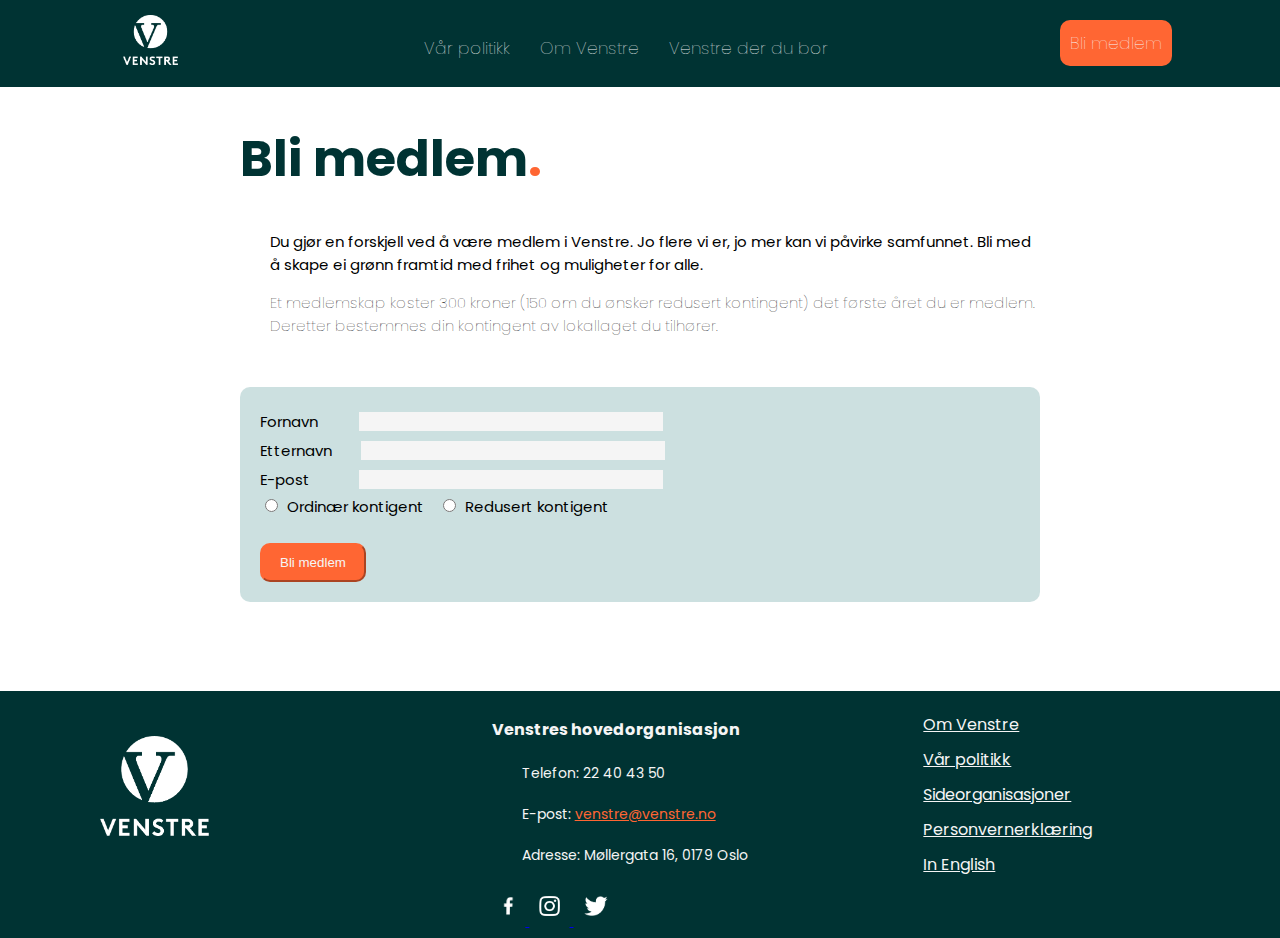
<file: bli-medlem.html>
<!DOCTYPE html>
<html lang="no">
<head>
    <meta charset="UTF-8">
    <meta name="viewport" content="width=device-width, initial-scale=1.0">
    <title>Venstre - Bli medlem</title>
    <link href="https://fonts.googleapis.com/css2?family=Poppins:wght@300;700&display=swap" rel="stylesheet">
    <link rel="stylesheet" href="bli-medlem.css">
</head>
<body>
    <nav>
        <div>
            <a href="./index.html">
            <img class="logo" src="./img/logo-negativ.png" alt="Venstre logo">
            </a>
        </div> 

        <div class="nav-midt" >
            <a href="./politikken.html">Vår politikk</a>
            <a href="./om-venstre.html">Om Venstre</a>
            <a href="./ill-side.html">Venstre der du bor</a>
        </div> 

        <div>
            <a class="bli-medlem" href="blimedledm">Bli medlem</a>
        </div>
    </nav> 
    <main>
        <section>
            <h1>Bli medlem<span style="color:rgb(255, 102, 51)" >.</span></h1>
            <p class="intro-p">
                <strong>Du gjør en forskjell ved å være medlem i Venstre. Jo flere vi er, jo mer kan vi påvirke samfunnet. Bli med å skape ei grønn framtid med frihet og muligheter for alle.</strong>
            </p>
            <p class="intro-p">
                Et medlemskap koster 300 kroner (150 om du ønsker redusert kontingent) det første året du er medlem. Deretter bestemmes din kontingent av lokallaget du tilhører.
            </p>
        </section>
        <section class="form">
            <form action="">
                <div>
                    <label for="fornavn">Fornavn</label>
                    <input type="text" name="fornavn" id="fornavn">
                </div>
                <div>
                    <label for="etternavn">Etternavn</label>
                    <input type="text" name="etternavn" id="etternavn">
                </div>
                <div>
                    <label for="epost">E-post</label>
                    <input type="text" name="epost" id="epost">
                </div>
            
                <div>
                    <input type="radio" name="radio" id="ord.bet">
                    <label for="ord.bet">Ordinær kontigent</label>
                    
                    <input type="radio" name="radio" id="red.bet">
                    <label for="red.bet">Redusert kontigent</label>
                </div>
         
                <button>
                    <a href="./ill-side.html" class="button">Bli medlem</a>
                </button>
            </form>
        </section>
        
    </main>
    <footer class="footer-container">
        <div>
            <img class="logo-footer" src="./img/logo-negativ.png" alt="">
        </div>
        <article>
            <h4>Venstres hovedorganisasjon</h4>
            <p class="footer-p">
                Telefon: 22 40 43 50
            </p>
            <p class="footer-p">
                E-post: <a class="email-link" href="mailto:venstre@venstre.no">venstre@venstre.no</a>
            </p>
            <p class="footer-p">
                Adresse: Møllergata 16, 0179 Oslo
            </p>
            <div>  
                <a href="https://www.facebook.com/venstre.no" target="_blank">
                    <img class="some-icon" src="./img/icon-fb.png" alt="Facebook logo. Icon."> 
                </a>
                <a href="https://www.instagram.com/venstre.no/?hl=en" target="_blank">
                    <img  class="some-icon" src="./img/icon-ig.png" alt="Instagram logo. Icon.">
                </a>
                <a href="https://twitter.com/venstre?lang=en" target="_blank">
                    <img  class="some-icon" src="./img/icon-twitter.png" alt="Twitter logo. Icon.">
                </a>
            </div>
        </article>
        <article>
            <ul>
                <li class="footer-li">
                    <a href="./om-venstre.html">Om Venstre</a>
                </li>
                <li class="footer-li">
                    <a href="./politikken.html">Vår politikk</a>
                </li>
                <li class="footer-li">
                    <a href="#">Sideorganisasjoner</a>
                </li>
                <li class="footer-li">
                    <a href="#">Personvernerklæring</a>
                </li>
                <li class="footer-li">
                    <a href="#">In English</a>
                </li>
            </ul>
        </article>
    </footer>
</body>
</html>
</file>
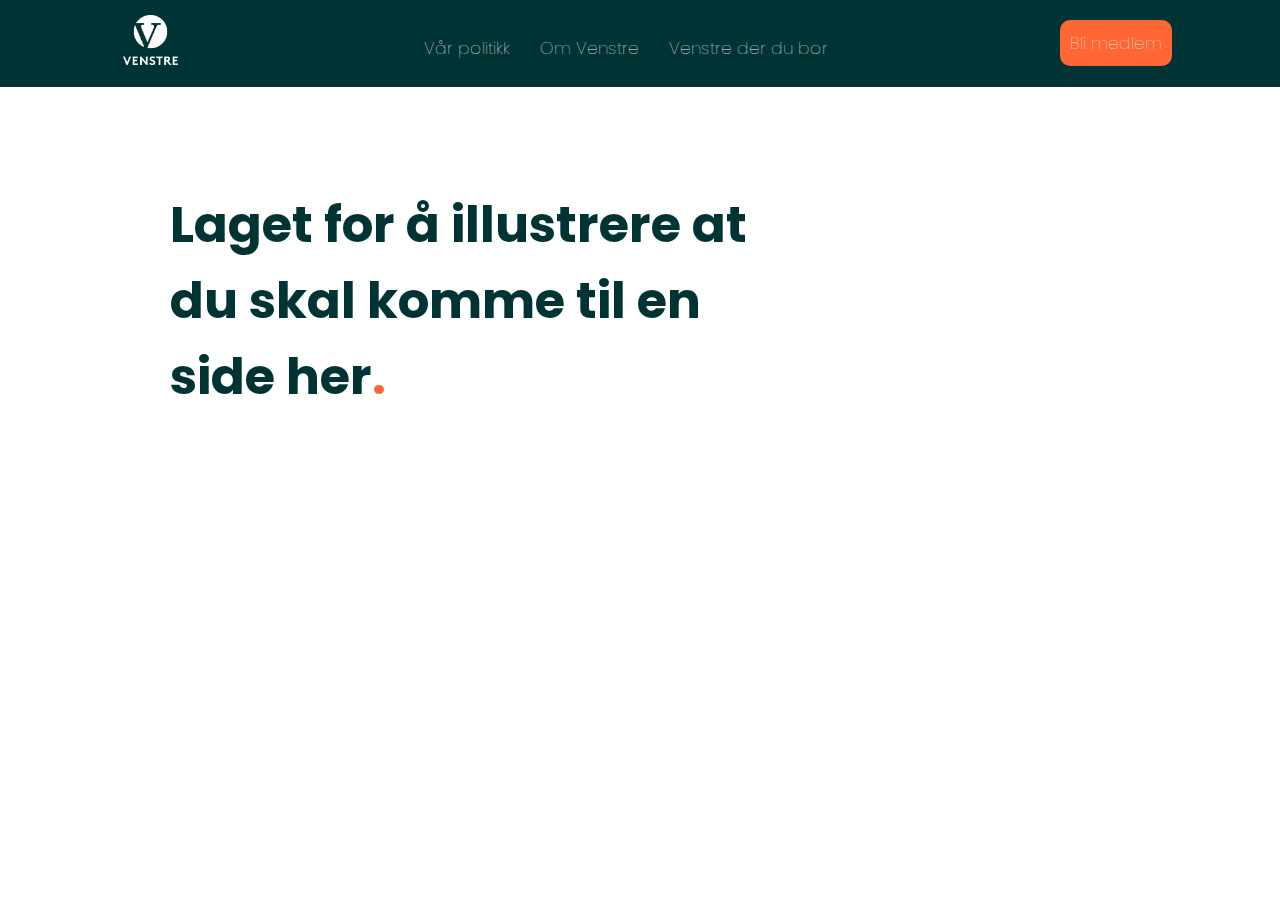
<file: ill-side.html>
<!DOCTYPE html>
<html lang="en">
<head>
    <meta charset="UTF-8">
    <meta name="viewport" content="width=device-width, initial-scale=1.0">
    <title>Illustrasjons side</title>
    <link href="https://fonts.googleapis.com/css2?family=Poppins:wght@300;700&display=swap" rel="stylesheet">
    <link rel="stylesheet" href="ill.side.css">
</head>
<body>
    <nav>
        <div>
             <a href="./index.html">
             <img class="logo" src="./img/logo-negativ.png" alt="Venstre logo">
             </a>
        </div> 

        <div class="nav-midt" >
             <a href="./politikken.html">Vår politikk</a>
             <a href="./om-venstre.html">Om Venstre</a>
             <a href="./ill-side.html">Venstre der du bor</a>
        </div> 

        <div>
             <a class="bli-medlem" href="./bli-medlem.html">Bli medlem</a>
        </div>
    </nav> 
    <main>
        <section class="box">
            <h1>Laget for å illustrere at du skal komme til en side her<span style="color:rgb(255, 102, 51)" >.</span></h1>
        </section>
    </main>
    <!-- <footer class="footer-container">
        <div>
            <img class="logo-footer" src="./img/logo-negativ.png" alt="">
        </div>
        <article>
             <h4>Venstres hovedorganisasjon</h4>
             <p>
                 Telefon: 22 40 43 50
             </p>
             <p>
                 E-post: <a href="mailto:venstre@venstre.no">venstre@venstre.no</a>
             </p>
             <p>
                 Adresse: Møllergata 16, 0179 Oslo
             </p>
         </article>
         <article>
             <div>
                 <ul>
                     <li class="footer-li">
                         <a href="#">Om Venstre</a>
                     </li>
                     <li class="footer-li">
                         <a href="#">Kontakt oss</a>
                     </li>
                     <li class="footer-li">
                         <a href="#">Vår politikk</a>
                     </li>
                     <li class="footer-li">
                         <a href="#">Sideorganisasjoner</a>
                     </li>
                     <li class="footer-li">
                         <a href="#">Personvernerklæring</a>
                     </li>
                     <li class="footer-li">
                         <a href="#">In English</a>
                     </li>
                 </ul>
             </div>
         </article>
     </footer>    -->
</body>
</html>
</file>
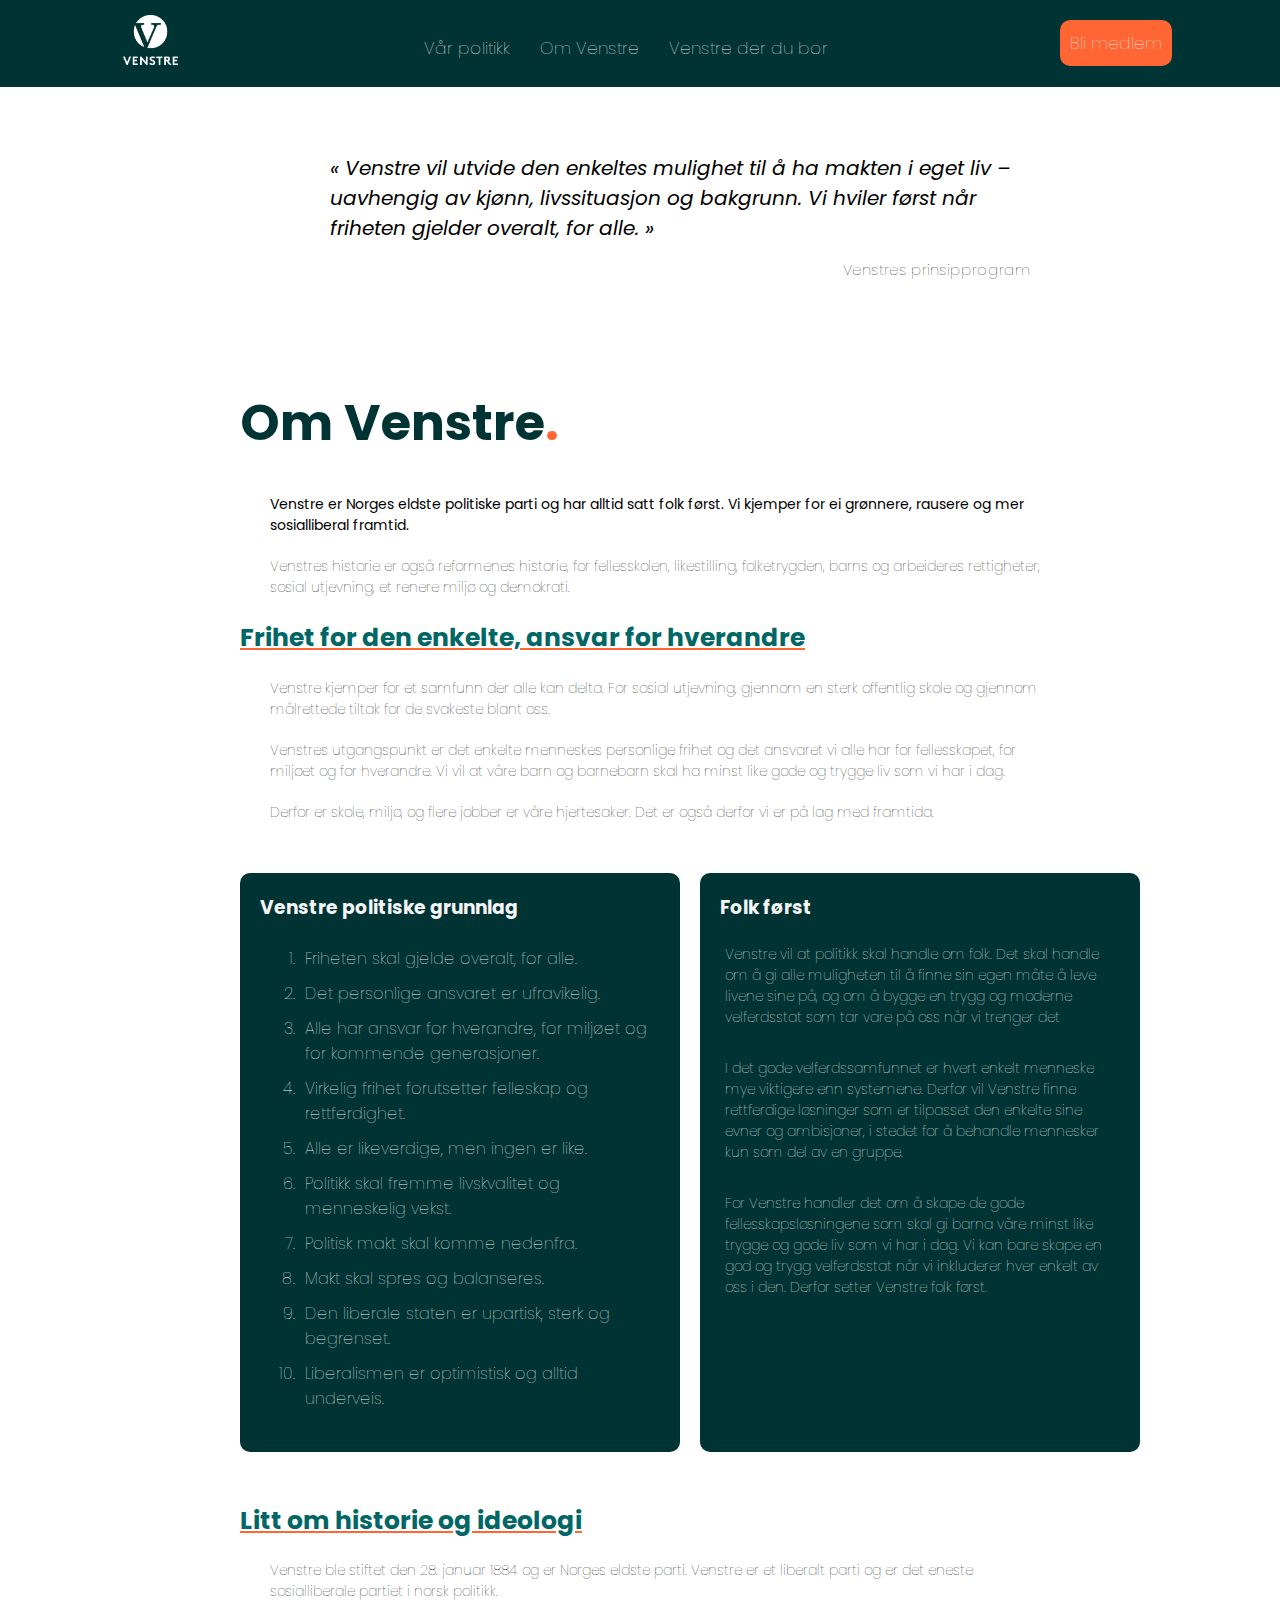
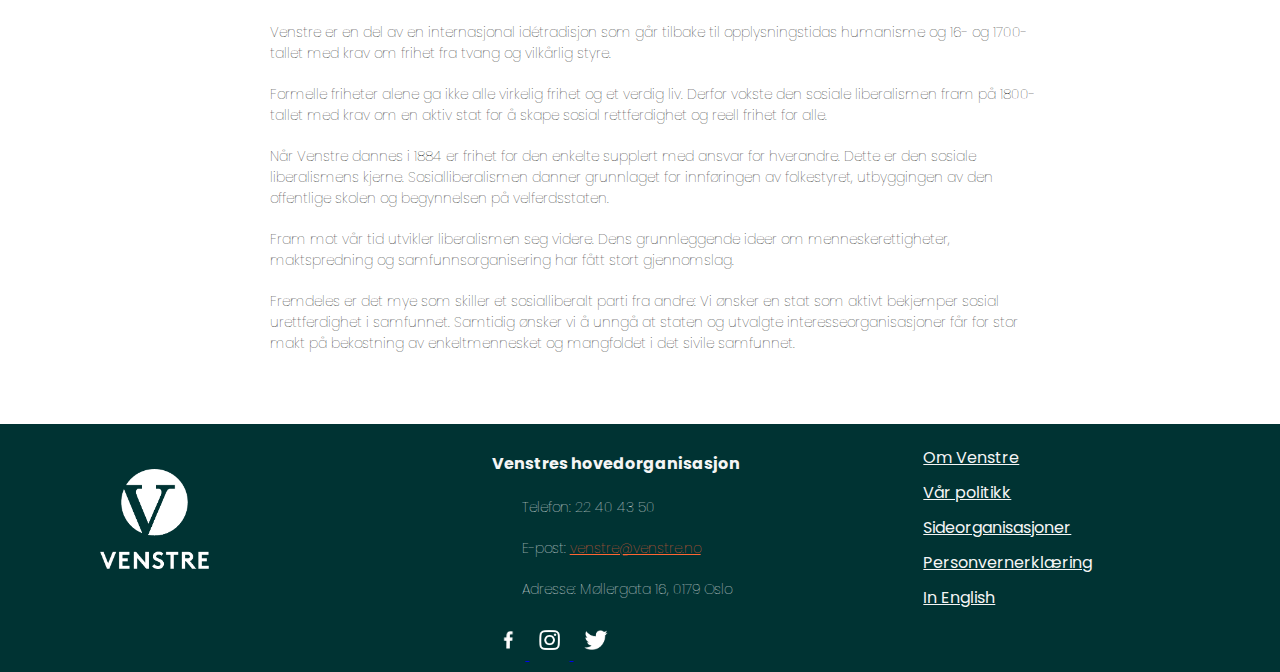
<file: om-venstre.html>
<!DOCTYPE html>
<html lang="no">
<head>
    <meta charset="UTF-8">
    <meta name="viewport" content="width=device-width, initial-scale=1.0">
    <title>Om Venstre</title>
    <link href="https://fonts.googleapis.com/css2?family=Poppins:wght@300;700&display=swap" rel="stylesheet">
    <link rel="stylesheet" href="om-venstre.css">
</head>
<body>
    <nav>
        <div>
            <a href="./index.html">
            <img class="logo" src="./img/logo-negativ.png" alt="Venstre logo">
            </a>
        </div> 

        <div class="nav-midt" >
            <a href="./politikken.html">Vår politikk</a>
            <a href="./om-venstre.html">Om Venstre</a>
            <a href="./ill-side.html">Venstre der du bor</a>
        </div> 

        <div>
            <a class="bli-medlem" href="./bli-medlem.html">Bli medlem</a>
        </div>
    </nav> 

    <main>
        <section>
            <blockquote class="quote">
                <q>
                    Venstre vil utvide den enkeltes mulighet til å ha makten i eget liv – uavhengig av kjønn, livssituasjon og bakgrunn. Vi hviler først når friheten gjelder overalt, for alle.
                </q>
                <p>Venstres prinsipprogram</p>
            </blockquote>
        </section>

        <section>
            <h1>Om Venstre<span style="color:rgb(255, 102, 51)">.</span></h1>
            <p>
                <strong>Venstre er Norges eldste politiske parti og har alltid satt folk først. Vi kjemper for ei grønnere, rausere og mer sosialliberal framtid.</strong> 
            </p>
            <p>
                Venstres historie er også reformenes historie, for fellesskolen, likestilling, folketrygden, barns og arbeideres rettigheter, sosial utjevning, et renere miljø og demokrati.
            </p>
            <h2>Frihet for den enkelte, ansvar for hverandre</h2>
            <p>
                Venstre kjemper for et samfunn der alle kan delta. For sosial utjevning, gjennom en sterk offentlig skole og gjennom målrettede tiltak for de svakeste blant oss.
            </p>
            <p>
                Venstres utgangspunkt er det enkelte menneskes personlige frihet og det ansvaret vi alle har for felles­skapet, for miljøet og for hverandre. Vi vil at våre barn og barnebarn skal ha minst like gode og trygge liv som vi har i dag.
            </p>
            <p>
                Derfor er skole, miljø, og flere jobber er våre hjertesaker. Det er også derfor vi er på lag med framtida.
            </p>
        </section>

        <section class="pol-container" >
            <article class="pol-grid-container">
                <h3>Venstre politiske grunnlag</h3>
                <ol>
                    <li>Friheten skal gjelde overalt, for alle.</li>
                    <li>Det personlige ansvaret er ufravikelig.</li>
                    <li>Alle har ansvar for hverandre, for miljøet og for kommende generasjoner.</li>
                    <li>Virkelig frihet forutsetter felleskap og rettferdighet.</li>
                    <li>Alle er likeverdige, men ingen er like.</li>
                    <li>Politikk skal fremme livskvalitet og menneskelig vekst.</li>
                    <li>Politisk makt skal komme nedenfra.</li>
                    <li>Makt skal spres og balanseres.</li>
                    <li>Den liberale staten er upartisk, sterk og begrenset.</li>
                    <li>Liberalismen er optimistisk og alltid underveis.</li>
                </ol>
            </article>
            <article class="pol-grid-container">
                <h3>Folk først</h3>
                <p>
                    Venstre vil at politikk skal handle om folk. Det skal handle om å gi alle muligheten til å finne sin egen måte å leve livene sine på, og om å bygge en trygg og moderne velferdsstat som tar vare på oss når vi trenger det
                </p>
                <p>
                    I det gode velferdssamfunnet er hvert enkelt menneske mye viktigere enn systemene. Derfor vil Venstre finne rettferdige løsninger som er tilpasset den enkelte sine evner og ambisjoner, i stedet for å behandle mennesker kun som del av en gruppe. 
                </p>
                <p>
                    For Venstre handler det om å skape de gode fellesskapsløsningene som skal gi barna våre minst like trygge og gode liv som vi har i dag. Vi kan bare skape en god og trygg velferdsstat når vi inkluderer hver enkelt av oss i den. Derfor setter Venstre folk først.
                </p>
            </article>
        </section>

        <section>
            <h2>Litt om historie og ideologi</h2>
            <p>
                Venstre ble stiftet den 28. januar 1884 og er Norges eldste parti. Venstre er et liberalt parti og er det eneste sosialliberale partiet i norsk politikk.
            </p>
            <p>
                Venstre er en del av en internasjonal idétradisjon som går tilbake til opplysningstidas humanisme og 16- og 1700-tallet med krav om frihet fra tvang og vilkårlig styre.
            </p>
            <p>
                Formelle friheter alene ga ikke alle virkelig frihet og et verdig liv. Derfor vokste den sosiale liberalismen fram på 1800-tallet med krav om en aktiv stat for å skape sosial rettferdighet og reell frihet for alle.
            </p>
            <p>
                Når Venstre dannes i 1884 er frihet for den enkelte supplert med ansvar for hverandre.  Dette er den sosiale liberalismens kjerne. Sosialliberalismen danner grunnlaget for innføringen av folkestyret, utbyggingen av den offentlige skolen og begynnelsen på velferdsstaten.
            </p>
            <p>
                Fram mot vår tid utvikler liberalismen seg videre. Dens grunnleggende ideer om menneskerettigheter, maktspredning og samfunnsorganisering har fått stort gjennomslag.
            </p>
            <p>
                Fremdeles er det mye som skiller et sosialliberalt parti fra andre: Vi ønsker en stat som aktivt bekjemper sosial urettferdighet i samfunnet. Samtidig ønsker vi å unngå at staten og utvalgte interesseorganisasjoner får for stor makt på bekostning av enkeltmennesket og mangfoldet i det sivile samfunnet.
            </p>
        </section>
    </main>
    <footer class="footer-container">
        <div>
            <img class="logo-footer" src="./img/logo-negativ.png" alt="">
        </div>
        <article>
            <h4>Venstres hovedorganisasjon</h4>
            <p class="footer-p">
                Telefon: 22 40 43 50
            </p>
            <p class="footer-p">
                E-post: <a class="email-link" href="mailto:venstre@venstre.no">venstre@venstre.no</a>
            </p>
            <p class="footer-p">
                Adresse: Møllergata 16, 0179 Oslo
            </p>
            <div>  
                <a href="https://www.facebook.com/venstre.no" target="_blank">
                    <img class="some-icon" src="./img/icon-fb.png" alt="Facebook logo. Icon."> 
                </a>
                <a href="https://www.instagram.com/venstre.no/?hl=en" target="_blank">
                    <img  class="some-icon" src="./img/icon-ig.png" alt="Instagram logo. Icon.">
                </a>
                <a href="https://twitter.com/venstre?lang=en" target="_blank">
                    <img  class="some-icon" src="./img/icon-twitter.png" alt="Twitter logo. Icon.">
                </a>
            </div>
        </article>
        <article>
            <ul>
                <li class="footer-li">
                    <a href="./om-venstre.html">Om Venstre</a>
                </li>
                <li class="footer-li">
                    <a href="./politikken.html">Vår politikk</a>
                </li>
                <li class="footer-li">
                    <a href="#">Sideorganisasjoner</a>
                </li>
                <li class="footer-li">
                    <a href="#">Personvernerklæring</a>
                </li>
                <li class="footer-li">
                    <a href="#">In English</a>
                </li>
            </ul>
        </article>
    </footer>
</body>
</html>
</file>
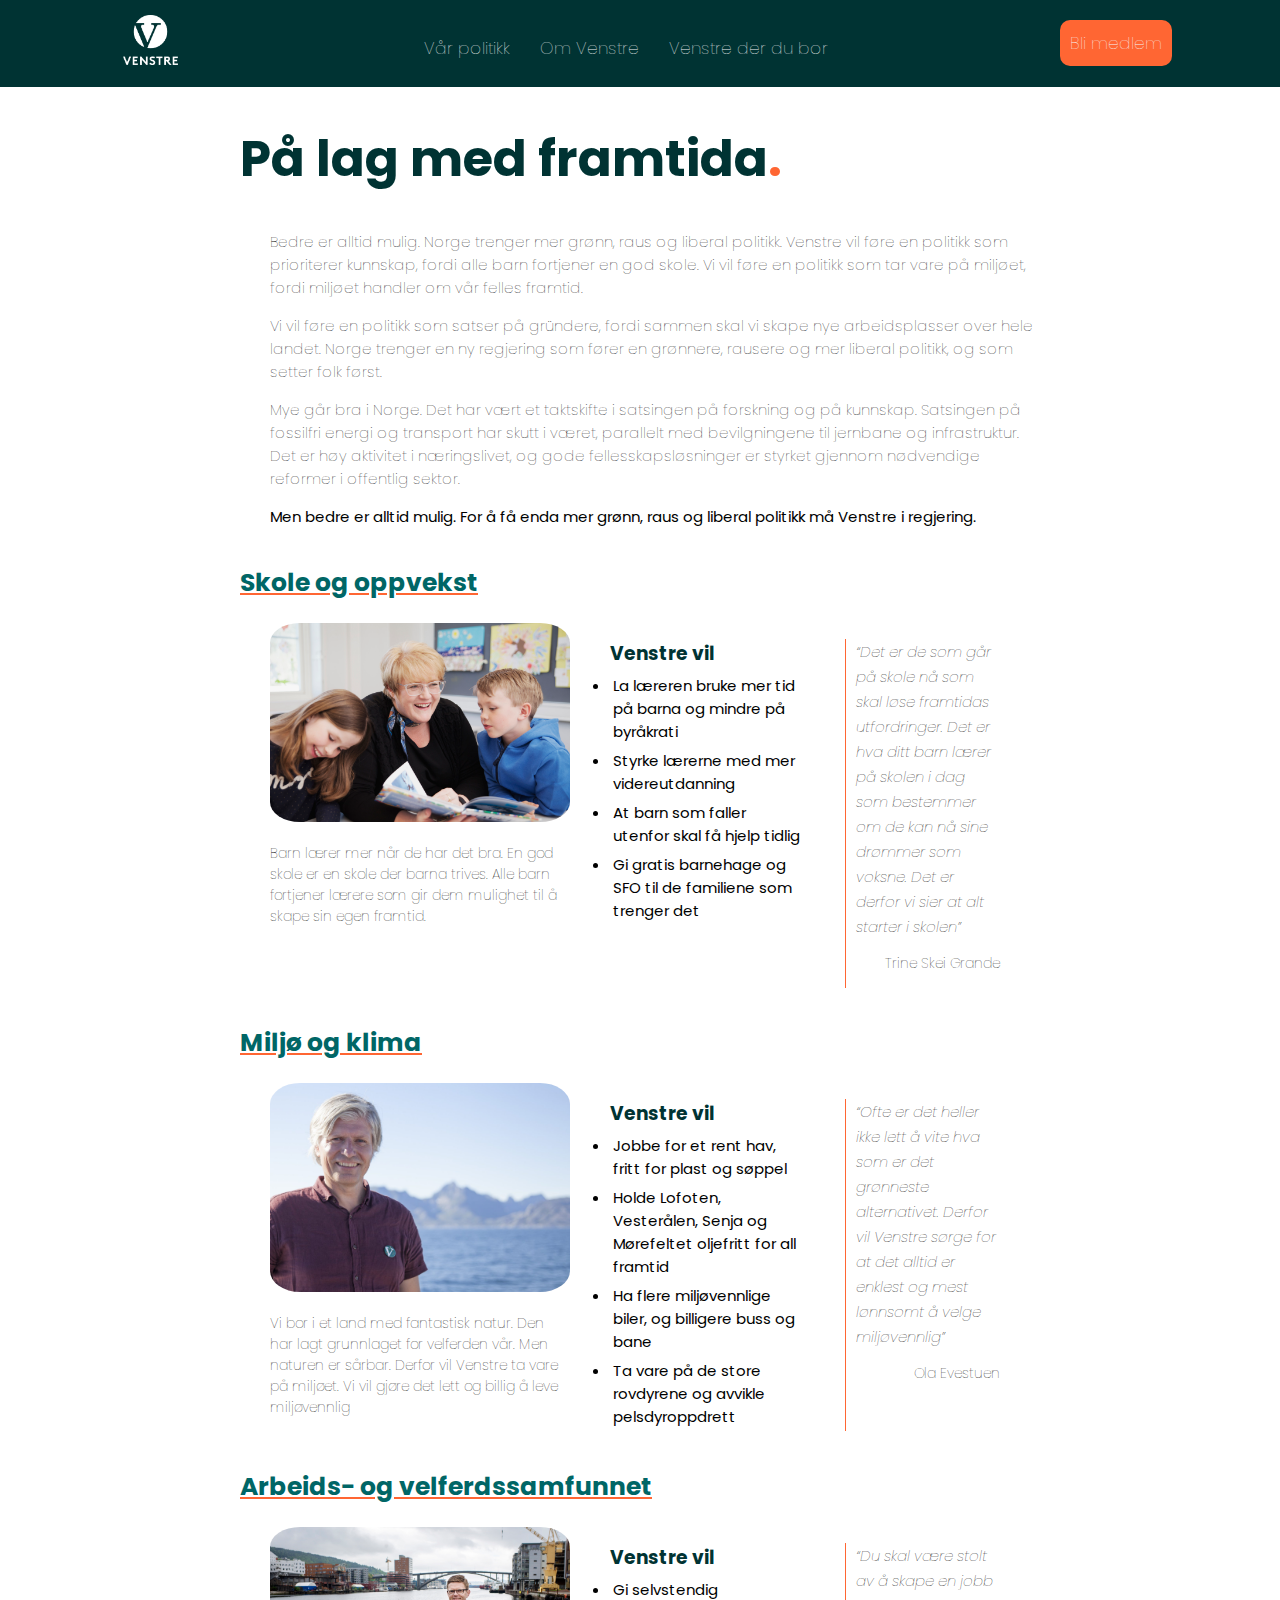
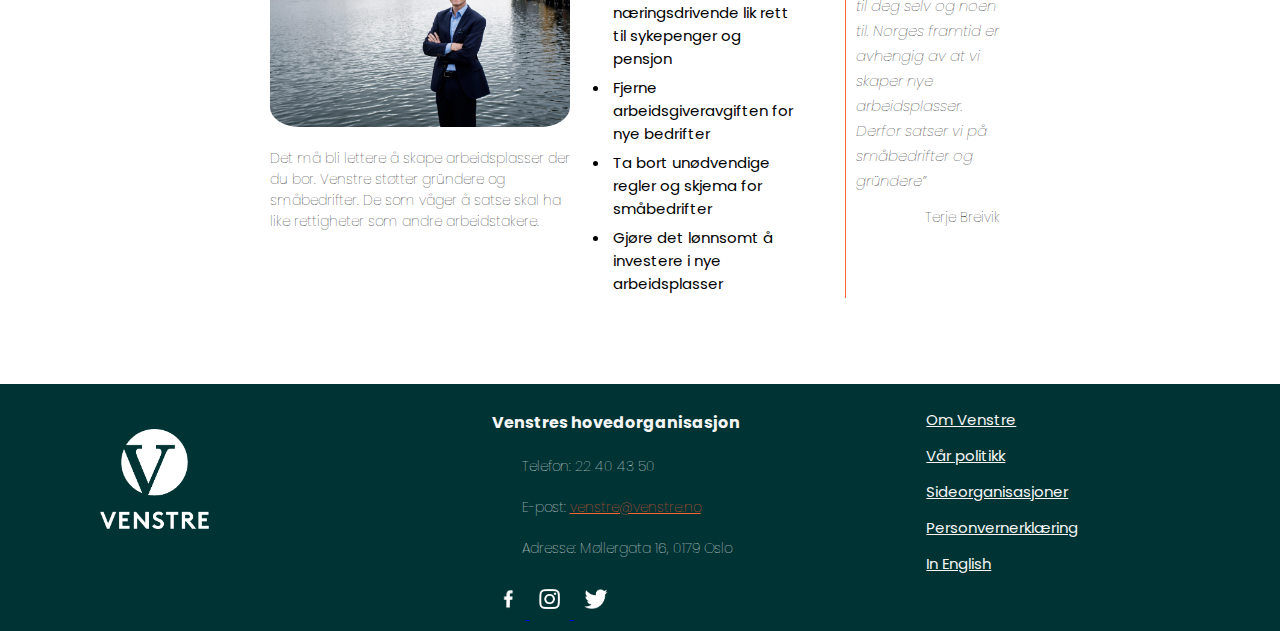
<file: politikken.html>
<!DOCTYPE html>
<html lang="en">
<head>
    <meta charset="UTF-8">
    <meta name="viewport" content="width=device-width, initial-scale=1.0">
    <title>Venstre-Politikken</title>
    <link href="https://fonts.googleapis.com/css2?family=Poppins:wght@300;700&display=swap" rel="stylesheet">
    <link rel="stylesheet" href="politikken.css">
</head>
<body>
    <nav>
        <div>
            <a href="./index.html">
            <img class="logo" src="./img/logo-negativ.png" alt="Venstre logo">
            </a>
        </div> 

        <div class="nav-midt" >
            <a href="#politikken">Vår politikk</a>
            <a href="./om-venstre.html">Om Venstre</a>
            <a href="./ill-side.html">Venstre der du bor</a>
        </div> 

        <div>
            <a class="bli-medlem" href="./bli-medlem.html">Bli medlem</a>
        </div>
    </nav>

    <main>
        <section>
            <h1>På lag med framtida<span style="color:rgb(255, 102, 51)" >.</span></h1>
            <p class="intro-p"> 
                Bedre er alltid mulig. Norge trenger mer grønn, raus og liberal politikk. Venstre vil føre en politikk som prioriterer kunnskap, fordi alle barn fortjener en god skole. Vi vil føre en politikk som tar vare på miljøet, fordi miljøet handler om vår felles framtid.
            </p>
            <p class="intro-p">
                Vi vil føre en politikk som satser på gründere, fordi sammen skal vi skape nye arbeidsplasser over hele landet. Norge trenger en ny regjering som fører en grønnere, rausere og mer liberal politikk, og som setter folk først.
            </p>
            <p class="intro-p">
                Mye går bra i Norge. Det har vært et taktskifte i satsingen på forskning og på kunnskap. Satsingen på fossilfri energi og transport har skutt i været, parallelt med bevilgningene til jernbane og infrastruktur. Det er høy aktivitet i næringslivet, og gode fellesskapsløsninger er styrket gjennom nødvendige reformer i offentlig sektor.
            </p>
            <p class="intro-p">
                <strong>   Men bedre er alltid mulig. For å få enda mer grønn, raus og liberal politikk må Venstre i regjering.</strong>
            </p>
        </section>

        <section class="politikk-container" >
            <article>
                <h2>Skole og oppvekst</h2>
                <div class="politikk-grid-container">
                    <div>
                        <img class="img-politikk" src="./img/skole.jpg" alt="Trine Skei Grande ser i bok med to elever. Photo.">
                        <p>
                            Barn lærer mer når de har det bra. En god skole er en skole der barna trives. Alle barn fortjener lærere som gir dem mulighet til å skape sin egen framtid.
                        </p>
                    </div>
                    <ul>
                        <h3>Venstre vil</h3>
                        <li>La læreren bruke mer tid på barna og mindre på byråkrati</li>
                        <li>Styrke lærerne med mer videreutdanning</li>
                        <li>At barn som faller utenfor skal få hjelp tidlig</li>
                        <li>Gi gratis barnehage og SFO til de familiene som trenger det</li>
                    </ul>
                    <blockquote class="quote">
                        <q>Det er de som går på skole nå som skal løse framtidas utfordringer. Det er hva ditt barn lærer på skolen i dag som bestemmer om de kan nå sine drømmer som voksne. Det er derfor vi sier at alt starter i skolen</q>
                        <p>Trine Skei Grande</p>
                    </blockquote>
                </div>
            </article>

            <article>
                <h2>Miljø og klima</h2>
                <div class="politikk-grid-container" >
                    <div>
                        <img class="img-politikk" src="./img/miljo.jpg" alt="Ola Evestuen poserer foran fjell og sjø. Photo.">
                        <p>
                            Vi bor i et land med fantastisk natur. Den har lagt grunnlaget for velferden vår. Men naturen er sårbar. Derfor vil Venstre ta vare på miljøet. Vi vil gjøre det lett og billig å leve miljøvennlig
                        </p>
                    </div>
                    <ul>
                        <h3>Venstre vil</h3>
                        <li>Jobbe for et rent hav, fritt for plast og søppel</li>
                        <li>Holde Lofoten, Vesterålen, Senja og Mørefeltet oljefritt for all framtid</li>
                        <li>Ha flere miljøvennlige biler, og billigere buss og bane</li>
                        <li>Ta vare på de store rovdyrene og avvikle pelsdyroppdrett</li>
                    </ul>
                    <blockquote class="quote" >
                        <q>Ofte er det heller ikke lett å vite hva som er det grønneste alternativet. Derfor vil Venstre sørge for at det alltid er enklest og mest lønnsomt å velge miljøvennlig</q>
                        <p>Ola Evestuen</p>
                    </blockquote>
                </div>
            </article>

            <article>
                <h2>Arbeids- og velferdssamfunnet</h2>
                <div class="politikk-grid-container" >
                    <div>
                        <img class="img-politikk" src="./img/arbeid.jpg" alt="Terje Breivik poserer med armene i kors foran elv i by. Photo.">
                        <p>
                            Det må bli lettere å skape arbeidsplasser der du bor. Venstre støtter gründere og småbedrifter. De som våger å satse skal ha like rettigheter som andre arbeidstakere.
                        </p>
                    </div>
                    <ul>
                        <h3>Venstre vil</h3>
                        <li>Gi selvstendig næringsdrivende lik rett til sykepenger og pensjon</li>
                        <li>Fjerne arbeidsgiveravgiften for nye bedrifter</li>
                        <li>Ta bort unødvendige regler og skjema for småbedrifter</li>
                        <li>Gjøre det lønnsomt å investere i nye arbeidsplasser</li>
                    </ul>
                    <blockquote class="quote">
                        <q>Du skal være stolt av å skape en jobb til deg selv og noen til. Norges framtid er avhengig av at vi skaper nye arbeidsplasser. Derfor satser vi på småbedrifter og gründere</q>
                        <p>Terje Breivik</p>
                    </blockquote>
                </div>
            </article>
        </section>
    </main>

    <footer class="footer-container">
        <div>
            <img class="logo-footer" src="./img/logo-negativ.png" alt="">
        </div>
        <article>
            <h4>Venstres hovedorganisasjon</h4>
            <p class="footer-p">
                Telefon: 22 40 43 50
            </p>
            <p class="footer-p">
                E-post: <a class="email-link" href="mailto:venstre@venstre.no">venstre@venstre.no</a>
            </p>
            <p class="footer-p">
                Adresse: Møllergata 16, 0179 Oslo
            </p>
            <div>  
                <a href="https://www.facebook.com/venstre.no" target="_blank">
                    <img class="some-icon" src="./img/icon-fb.png" alt="Facebook logo. Icon."> 
                </a>
                <a href="https://www.instagram.com/venstre.no/?hl=en" target="_blank">
                    <img  class="some-icon" src="./img/icon-ig.png" alt="Instagram logo. Icon.">
                </a>
                <a href="https://twitter.com/venstre?lang=en" target="_blank">
                    <img  class="some-icon" src="./img/icon-twitter.png" alt="Twitter logo. Icon.">
                </a>
            </div>
        </article>
        <article>
            <ul>
                <li class="footer-li">
                    <a href="./om-venstre.html">Om Venstre</a>
                </li>
                <li class="footer-li">
                    <a href="./politikken.html">Vår politikk</a>
                </li>
                <li class="footer-li">
                    <a href="#">Sideorganisasjoner</a>
                </li>
                <li class="footer-li">
                    <a href="#">Personvernerklæring</a>
                </li>
                <li class="footer-li">
                    <a href="#">In English</a>
                </li>
            </ul>
        </article>
    </footer>
</body>
</html>
</file>
<file: bli-medlem.css>
body{
    margin: 0;
    font-family: 'Poppins', sans-serif;
}
main{
    max-width: 800px;
    margin-right: auto;
    margin-left: auto;
    min-height: 500px;
}

nav{ 
    display: grid;
    grid-auto-flow: column;
    justify-content: space-around;
    width: 100%;
    background-color:rgb(0, 51, 51);
    overflow: hidden;
    position: sticky;
    top: 0;
}

nav a{
    font-weight: lighter;
    float: left;
    color: whitesmoke;
    text-decoration: none;
    text-align: center;
    padding: 15px;
    font-size: 17px;
}

.logo {
    height: 50px;
}

nav a:hover{
    color: rgb(255, 102, 51);
}

.nav-midt{
    margin-top: 20px;
}

.bli-medlem{
    margin-top: 20px;
    background-color: rgb(255, 102, 51);
    border-radius: 10px;
    padding: 10px;
}

.bli-medlem:hover{
    color: rgb(0, 51, 51);
}





h1{
    font-size: 50px;
    color: rgb(0, 51, 51);
}

h2{
    font-size:25px;
    color:rgb(0, 102, 102);
    text-decoration: underline solid rgb(255, 102, 51);
}

.intro-p{
    font-size: 15px;
    padding-left: 30px;
    font-weight: lighter;
}





.form{
    background-color: rgba(0, 102, 102, 0.2);
    border-radius: 10px;
    padding: 20px;
    font-size: 15px;
    margin-top: 50px;
}

form{
    font-size: 15px;
}

input{
    font-size: 15px;
    margin: 5px;
}

form textarea{
    font-size: 15px;
}

input[ type=text], textarea{
    width: 300px;
    outline: none;
    border: none;
    background-color: whitesmoke;
}

form label{
    margin-right: 20px;
    min-width: 70px;
    display: inline-block;
}


input[type=radio] + label {
    margin-right: 10px;
}

button{
    padding: 10px 18px;
    margin-top: 25px;
    background-color: rgb(255, 102, 51);
    border-radius: 10px;
    border-color: rgb(255, 102, 51);
    color: whitesmoke;
}

.button{
    color: whitesmoke;
    text-decoration: none;
}




.email-link{
    color: rgb(255, 102, 51);
}

.some-icon{
    height: 20px;
    padding: 10px;
}

.logo-footer{
    height: 100px;
    padding-top: 40px;
    padding-right: 20px;
}

footer{
    background-color: rgb(0, 51, 51);
    color: whitesmoke;
    margin-top: 70px;
}

.footer-p{
    font-size: 14px;
    padding-left: 30px;
    margin-bottom: 20px;
}

.footer-container{
    display: grid;
    align-items: top;
    grid-template-columns: repeat(3, 1fr);
    padding: 5px;
    padding-left: 100px;
}

.footer-li{
    background-color: rgb(0, 51, 51);
    display: grid;
    padding-bottom:10px;
}

.footer-li a{
    color: whitesmoke;
}

.footer-li a:hover{
    color:rgb(255, 102, 51);
}
</file>
<file: ill.side.css>
body{
    margin: 0;
    font-family:'Poppins', sans-serif;
}

nav{ 
    display: grid;
    grid-auto-flow: column;
    justify-content: space-around;
    width: 100%;
    background-color:rgb(0, 51, 51);
    overflow: hidden;
    position: sticky;
    top: 0;

}

nav a{
    font-weight: lighter;
    float: left;
    color: whitesmoke;
    text-decoration: none;
    text-align: center;
    padding: 15px;
    font-size: 17px;
}

.logo {
    height: 50px;
}

nav a:hover{
    color: rgb(255, 102, 51);
}

.nav-midt{
    margin-top: 20px;
}

.bli-medlem{
    margin-top: 20px;
    background-color: rgb(255, 102, 51);
    border-radius: 10px;
    padding: 10px;
}

h1{
    width: 600px;
    font-size: 50px;
    color: rgb(0, 51, 51);
    margin-left: 70px;
}

.box{
    margin: 100px;
}








/* .logo-footer{
    height: 100px;
    padding-top: 40px;
    padding-right: 20px;
}

footer{
    background-color: rgb(0, 51, 51);
    color: whitesmoke;
}

.footer-container{
    display: grid;
    align-items: top;
    grid-template-columns: repeat(3, 1fr);
    padding: 5px;
    padding-left: 100px;
}

.footer-li{
    background-color: rgb(0, 51, 51);
    display: grid;
    padding-bottom:10px;
}

.footer-li a{
    color: whitesmoke;
    text-decoration: none;
}

.footer-li a:hover{
    color:rgb(255, 102, 51);
} */
</file>
<file: om-venstre.css>
body{
    margin: 0;
    font-family: 'Poppins', sans-serif;
}
main{
    max-width: 800px;
    margin-right: auto;
    margin-left: auto;
    min-height: 500px;
}

nav{ 
    display: grid;
    grid-auto-flow: column;
    justify-content: space-around;
    width: 100%;
    background-color:rgb(0, 51, 51);
    overflow: hidden;
    position: sticky;
    top: 0;
}

nav a{
    font-weight: lighter;
    float: left;
    color: whitesmoke;
    text-decoration: none;
    text-align: center;
    padding: 15px;
    font-size: 17px;
}

.logo {
    height: 50px;
}

nav a:hover{
    color: rgb(255, 102, 51);
}

.nav-midt{
    margin-top: 20px;
}

.bli-medlem{
    margin-top: 20px;
    background-color: rgb(255, 102, 51);
    border-radius: 10px;
    padding: 10px;
}

.bli-medlem:hover{
    color: rgb(0, 51, 51);
}




.quote{
    width: 700px;
    padding: 50px;
    border-radius: 10px;
}

.quote p{
    text-align: end;
    font-size: 15px;
}

q{
    font-style: italic;
    font-size: 20px;
}




h1{
    font-size: 50px;
    color: #003333;
}

h2{
    font-size:25px;
    color:rgb(0, 102, 102);
    text-decoration: underline solid rgb(255, 102, 51);
}

h3{
    color: whitesmoke;
    margin: 0;
    padding-bottom: 3px;
}

p{
    font-size: 14px;
    padding-left: 30px;
    font-weight: lighter;
    margin-bottom: 20px;
}




.pol-container{
    justify-items: center;
    display: grid;
    grid-template-columns: repeat(2, 1fr);
    margin-top: 50px;
    margin-bottom: 50px;
    gap: 20px;
}

.pol-grid-container{
    width: 400px;
    padding: 20px;
    border-radius: 10px;
    background-color: rgb(0, 51, 51);
    color: whitesmoke;
}

.pol-grid-container p{
    font-weight: lighter;
    padding:5px;
}

.pol-grid-container li{
    font-weight: lighter;
    padding: 5px;
}




.email-link{
    color: rgb(255, 102, 51);
}

.some-icon{
    height: 20px;
    padding: 10px;
}

.logo-footer{
    height: 100px;
    padding-top: 40px;
    padding-right: 20px;
}

footer{
    background-color: rgb(0, 51, 51);
    color: whitesmoke;
    margin-top: 70px;
}

.footer-p{
    font-size: 14px;
    padding-left: 30px;
    margin-bottom: 20px;
}

.footer-container{
    display: grid;
    align-items: top;
    grid-template-columns: repeat(3, 1fr);
    padding: 5px;
    padding-left: 100px;
}

.footer-li{
    background-color: rgb(0, 51, 51);
    display: grid;
    padding-bottom:10px;
}

.footer-li a{
    color: whitesmoke;
}

.footer-li a:hover{
    color:rgb(255, 102, 51);
}


@media (max-width: 700px) {
    .pol-container{
        grid-template-columns: repeat(1, 250fr);
    }
}
</file>
<file: politikken.css>
body{
    margin: 0;
    font-family: 'Poppins',sans-serif;
}
main{
    max-width: 800px;
    margin-right: auto;
    margin-left: auto;
    min-height: 500px;
}

nav{ 
    display: grid;
    grid-auto-flow: column;
    justify-content: space-around;
    width: 100%;
    background-color:rgb(0, 51, 51);
    overflow: hidden;
    position: sticky;
    top: 0;
}

nav a{
    font-weight: lighter;
    float: left;
    color: whitesmoke;
    text-decoration: none;
    text-align: center;
    padding: 15px;
    font-size: 17px;
}

.logo{
    height: 50px;
}

nav a:hover{
    color: rgb(255, 102, 51);
}

.nav-midt{
    margin-top: 20px;
}

.bli-medlem{
    margin-top: 20px;
    background-color: rgb(255, 102, 51);
    border-radius: 10px;
    padding: 10px;
}

.bli-medlem:hover{
    color: rgb(0, 51, 51);
}




h1{
    font-size: 50px;
    color: rgb(0, 51, 51);
}

h2{
    font-size:25px;
    color:rgb(0, 102, 102);
    text-decoration: underline solid rgb(255, 102, 51);
}

h3{
    color:rgb(0, 51, 51);
    margin: 0;
    padding-bottom: 3px;
}

p{
    font-size: 14px;
    font-weight: lighter;
}

.intro-p{
    font-size: 15px;
    padding-left: 30px;
    font-weight: lighter;
}

li{
    padding: 3px;
    font-size: 15px;
 }




.politikk-container{
    display: grid;
    grid-template-rows: auto;
}

.politikk-grid-container{
    display: grid;
    align-items: top;
    grid-template-columns: repeat(3, 1fr);
    padding-left: 30px;
}





.img-politikk{
    width: 300px;
    border-radius: 10%;
}





.quote{
    border-left: 1px solid rgb(255, 102, 51);
    padding-left: 10px;
}

.quote p{
    text-align: end;
}

q{
    font-style: italic;
    font-weight: lighter;
    font-size: 15px;
}




.email-link{
    color: rgb(255, 102, 51);
}

.some-icon{
    height: 20px;
    padding: 10px;
}

.footer-p{
    font-size: 14px;
    padding-left: 30px;
    margin-bottom: 20px;
}

.logo-footer{
    height: 100px;
    padding-top: 40px;
    padding-right: 20px;
}

footer{
    background-color: rgb(0, 51, 51);
    color: whitesmoke;
    margin-top: 70px;
}

.footer-container{
    display: grid;
    align-items: top;
    grid-template-columns: repeat(3, 1fr);
    padding: 5px;
    padding-left: 100px;
}

.footer-li{
    background-color: rgb(0, 51, 51);
    display: grid;
    padding-bottom:10px;
}

.footer-li a{
    color: whitesmoke;
}

.footer-li a:hover{
    color:rgb(255, 102, 51);
}
</file>
